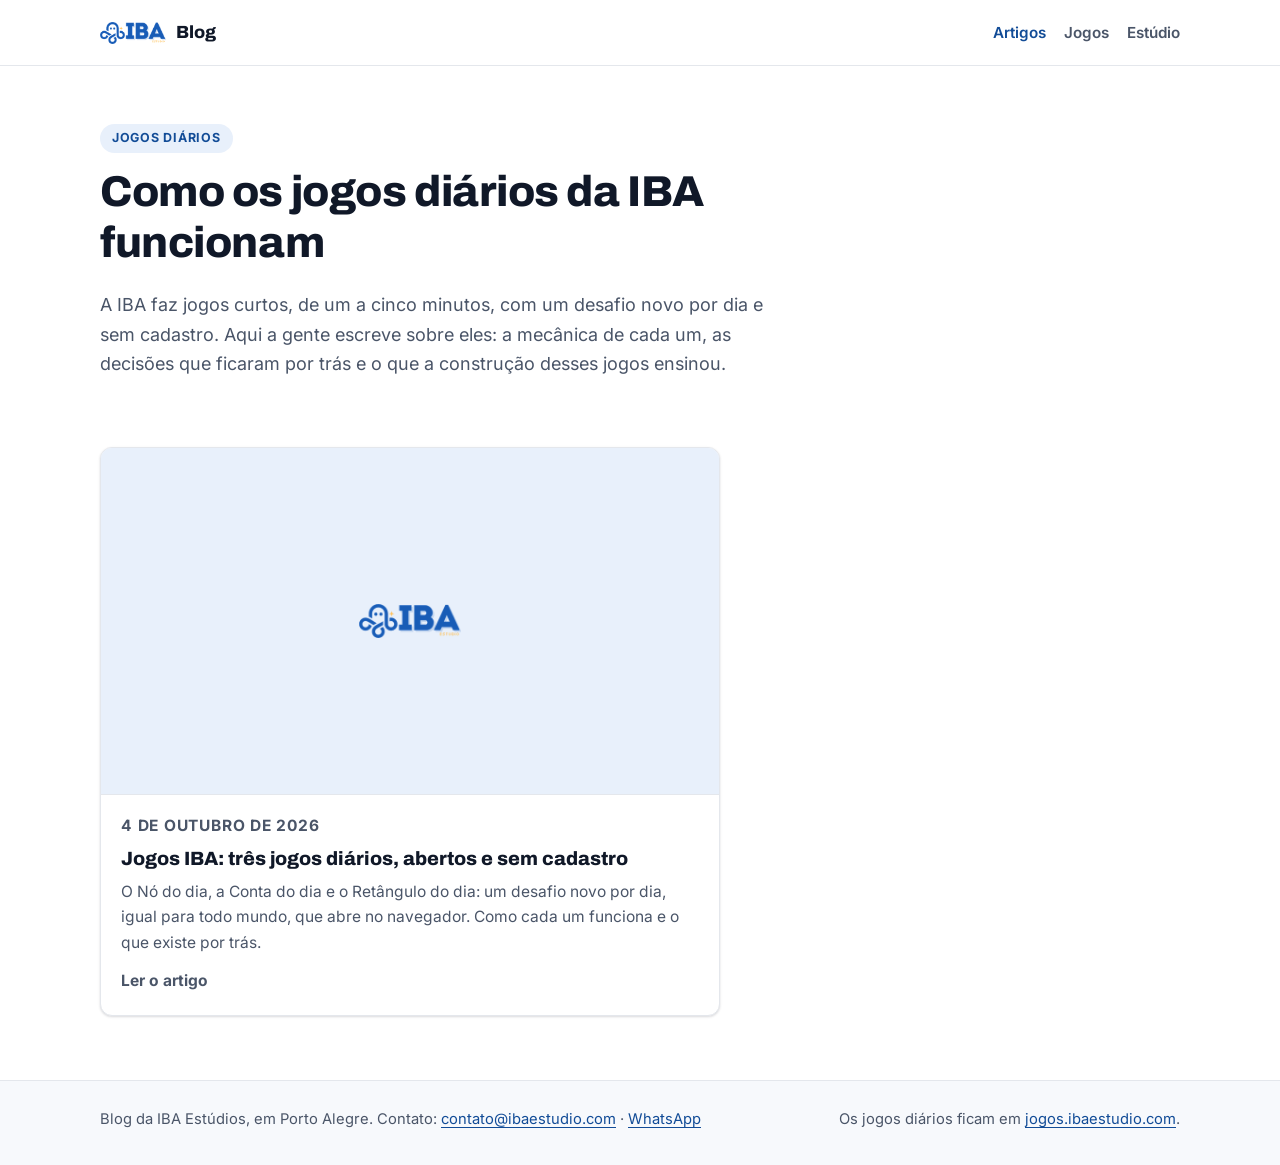
<file: index.html>
<!DOCTYPE html>
<html lang="pt-BR">
<head>
  <meta charset="utf-8" />
  <meta name="viewport" content="width=device-width, initial-scale=1" />
  <title>Blog da IBA: os jogos diários e como eles são feitos</title>
  <meta name="description" content="Artigos sobre os jogos diários da IBA: como cada um funciona, por que a conferência é por regra e o que existe por trás de um tabuleiro novo por dia." />
  <link rel="canonical" href="https://blog.ibaestudio.com/" />

  <meta name="theme-color" content="#185cb6" />
  <meta property="og:type" content="website" />
  <meta property="og:site_name" content="Blog da IBA" />
  <meta property="og:locale" content="pt_BR" />
  <meta property="og:title" content="Blog da IBA: os jogos diários e como eles são feitos" />
  <meta property="og:description" content="Artigos sobre os jogos diários da IBA: como cada um funciona, por que a conferência é por regra e o que existe por trás de um tabuleiro novo por dia." />
  <meta property="og:url" content="https://blog.ibaestudio.com/" />
  <meta name="twitter:card" content="summary_large_image" />
  <meta name="twitter:title" content="Blog da IBA: os jogos diários e como eles são feitos" />
  <meta name="twitter:description" content="Artigos sobre os jogos diários da IBA: como cada um funciona, por que a conferência é por regra e o que existe por trás de um tabuleiro novo por dia." />

  <link rel="icon" href="/favicon.ico" sizes="any" />
  <link rel="icon" type="image/png" sizes="32x32" href="/assets/img/favicon-32.png" />
  <link rel="icon" type="image/png" sizes="192x192" href="/assets/img/favicon-192.png" />
  <link rel="apple-touch-icon" sizes="180x180" href="/assets/img/apple-touch-icon.png" />

  <link rel="preload" href="/assets/fonts/archivo-latin-wght-normal.woff2" as="font" type="font/woff2" crossorigin />
  <link rel="preload" href="/assets/fonts/inter-latin-wght-normal.woff2" as="font" type="font/woff2" crossorigin />
  <link rel="stylesheet" href="/styles.css?v=20261004c" />
</head>
<body>
  <a class="skip-link" href="#conteudo">Ir para o conteúdo</a>

  <header class="header">
    <div class="container nav">
      <a class="marca" href="/">
        <img src="/assets/img/logo-iba.png" alt="IBA Estúdios" width="216" height="72" />
        <span>Blog</span>
      </a>
      <nav aria-label="Navegação principal">
        <a href="/" aria-current="page">Artigos</a>
        <a href="https://jogos.ibaestudio.com/">Jogos</a>
        <a href="https://www.ibaestudio.com/">Estúdio</a>
      </nav>
    </div>
  </header>

  <main id="conteudo">
    <div class="container">
      <section class="abertura">
        <span class="selo">Jogos diários</span>
        <h1>Como os jogos diários da IBA funcionam</h1>
        <p>
          A IBA faz jogos curtos, de um a cinco minutos, com um desafio novo por dia e sem cadastro.
          Aqui a gente escreve sobre eles: a mecânica de cada um, as decisões que ficaram por trás e
          o que a construção desses jogos ensinou.
        </p>
      </section>

      <ul class="lista">
      <li>
        <a class="cartao" href="/artigos/jogos-iba-tres-jogos-diarios.html">
        <span class="cartao-capa-marca"><img src="/assets/img/logo-iba.png" alt="IBA Estúdios" width="216" height="72" loading="lazy" /></span>
          <span class="cartao-corpo">
            <span class="cartao-data"><time datetime="2026-10-04">4 de outubro de 2026</time></span>
            <strong>Jogos IBA: três jogos diários, abertos e sem cadastro</strong>
            <span>O Nó do dia, a Conta do dia e o Retângulo do dia: um desafio novo por dia, igual para todo mundo, que abre no navegador. Como cada um funciona e o que existe por trás.</span>
            <span class="cartao-ler">Ler o artigo</span>
          </span>
        </a>
      </li>
      </ul>
    </div>
  </main>

  <footer class="footer">
    <div class="container footer-conteudo">
      <p>
        Blog da IBA Estúdios, em Porto Alegre.
        Contato: <a href="mailto:contato@ibaestudio.com">contato@ibaestudio.com</a>
        · <a href="https://wa.me/5551993307386">WhatsApp</a>
      </p>
      <p>Os jogos diários ficam em <a href="https://jogos.ibaestudio.com/">jogos.ibaestudio.com</a>.</p>
    </div>
  </footer>
</body>
</html>
</file>
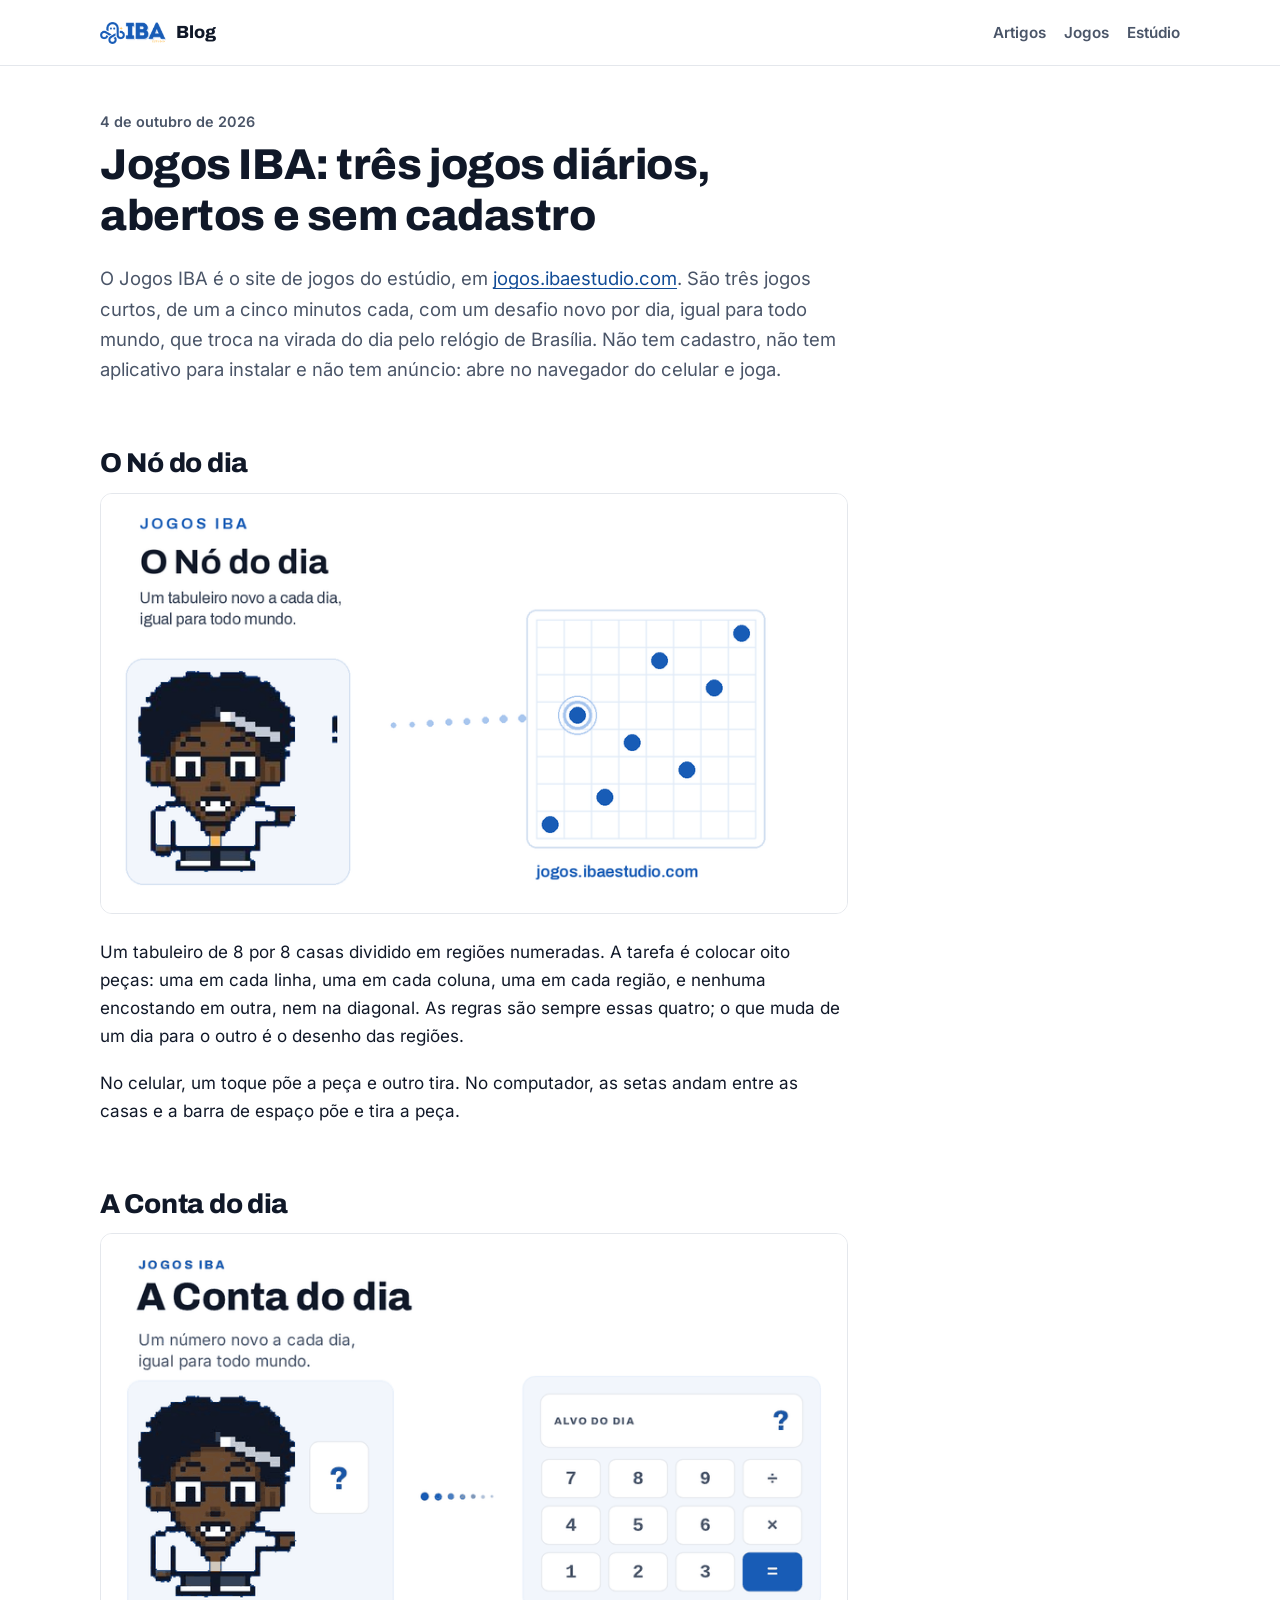
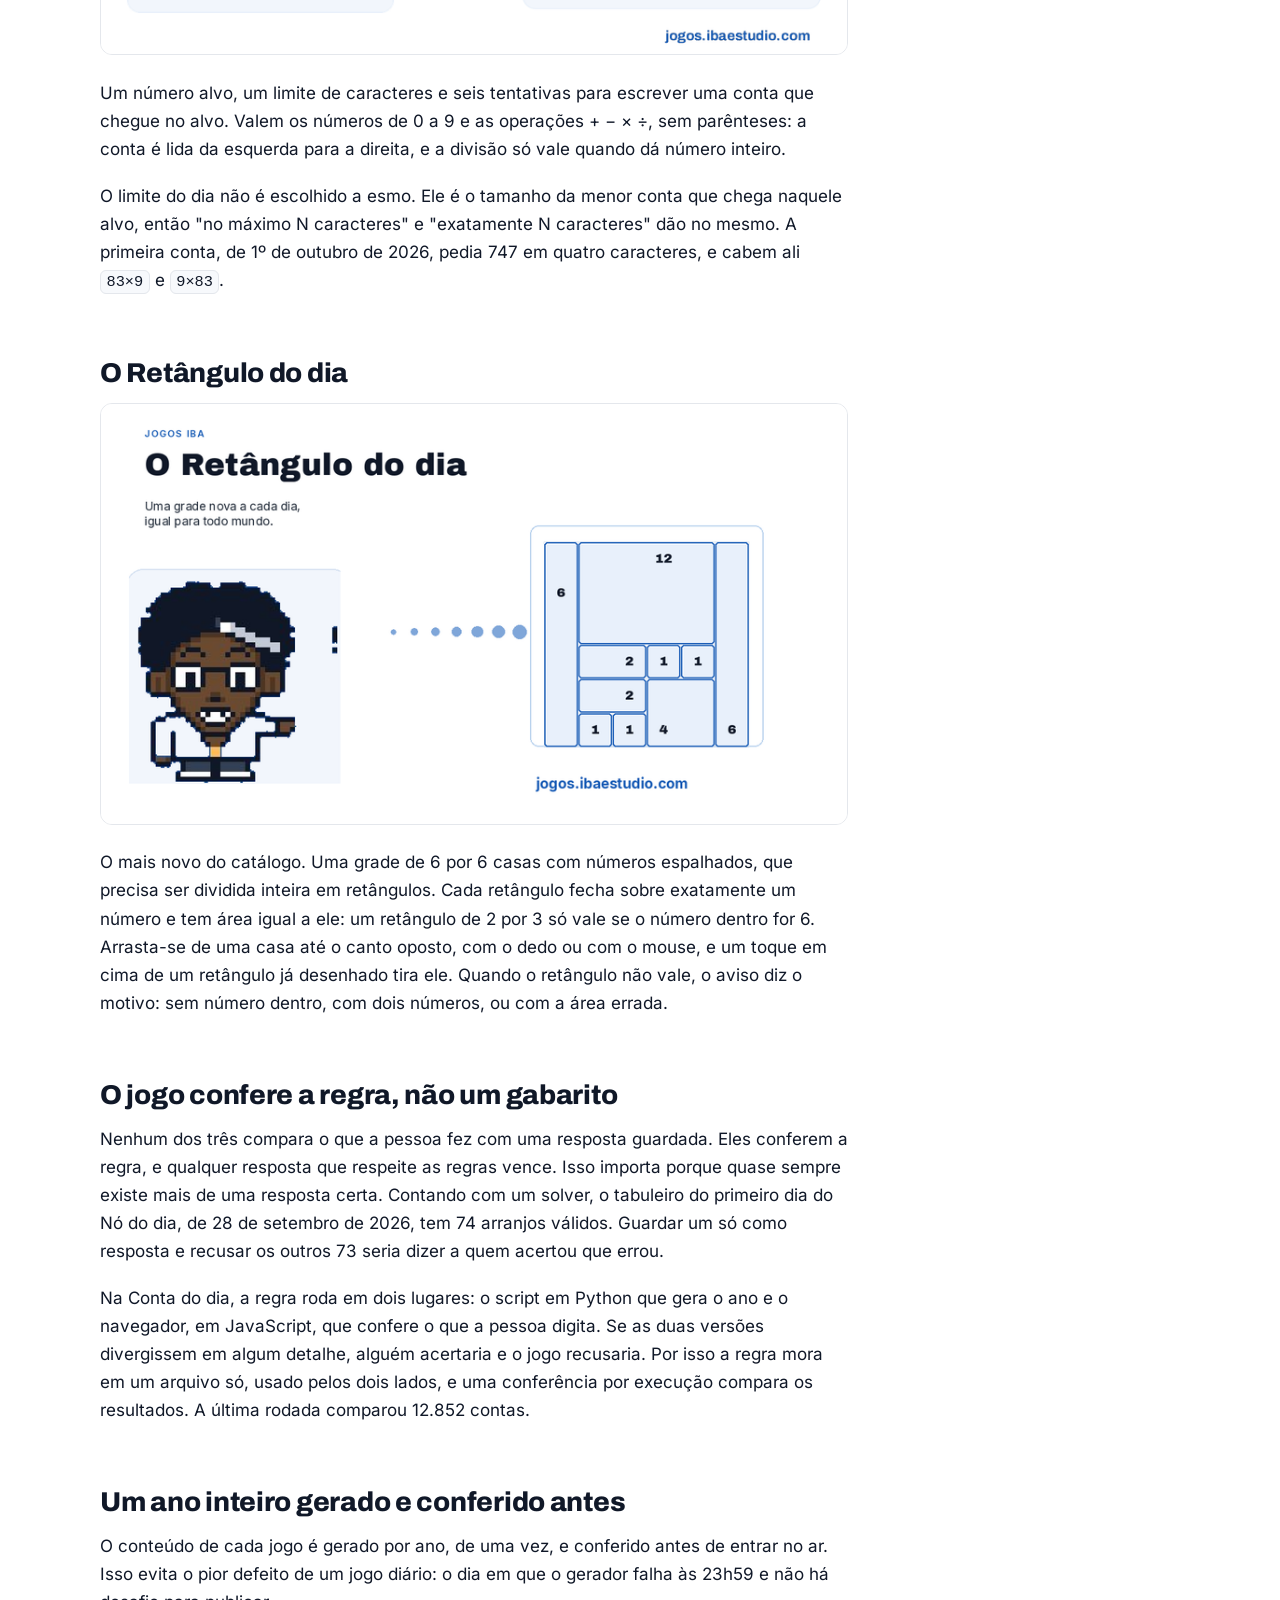
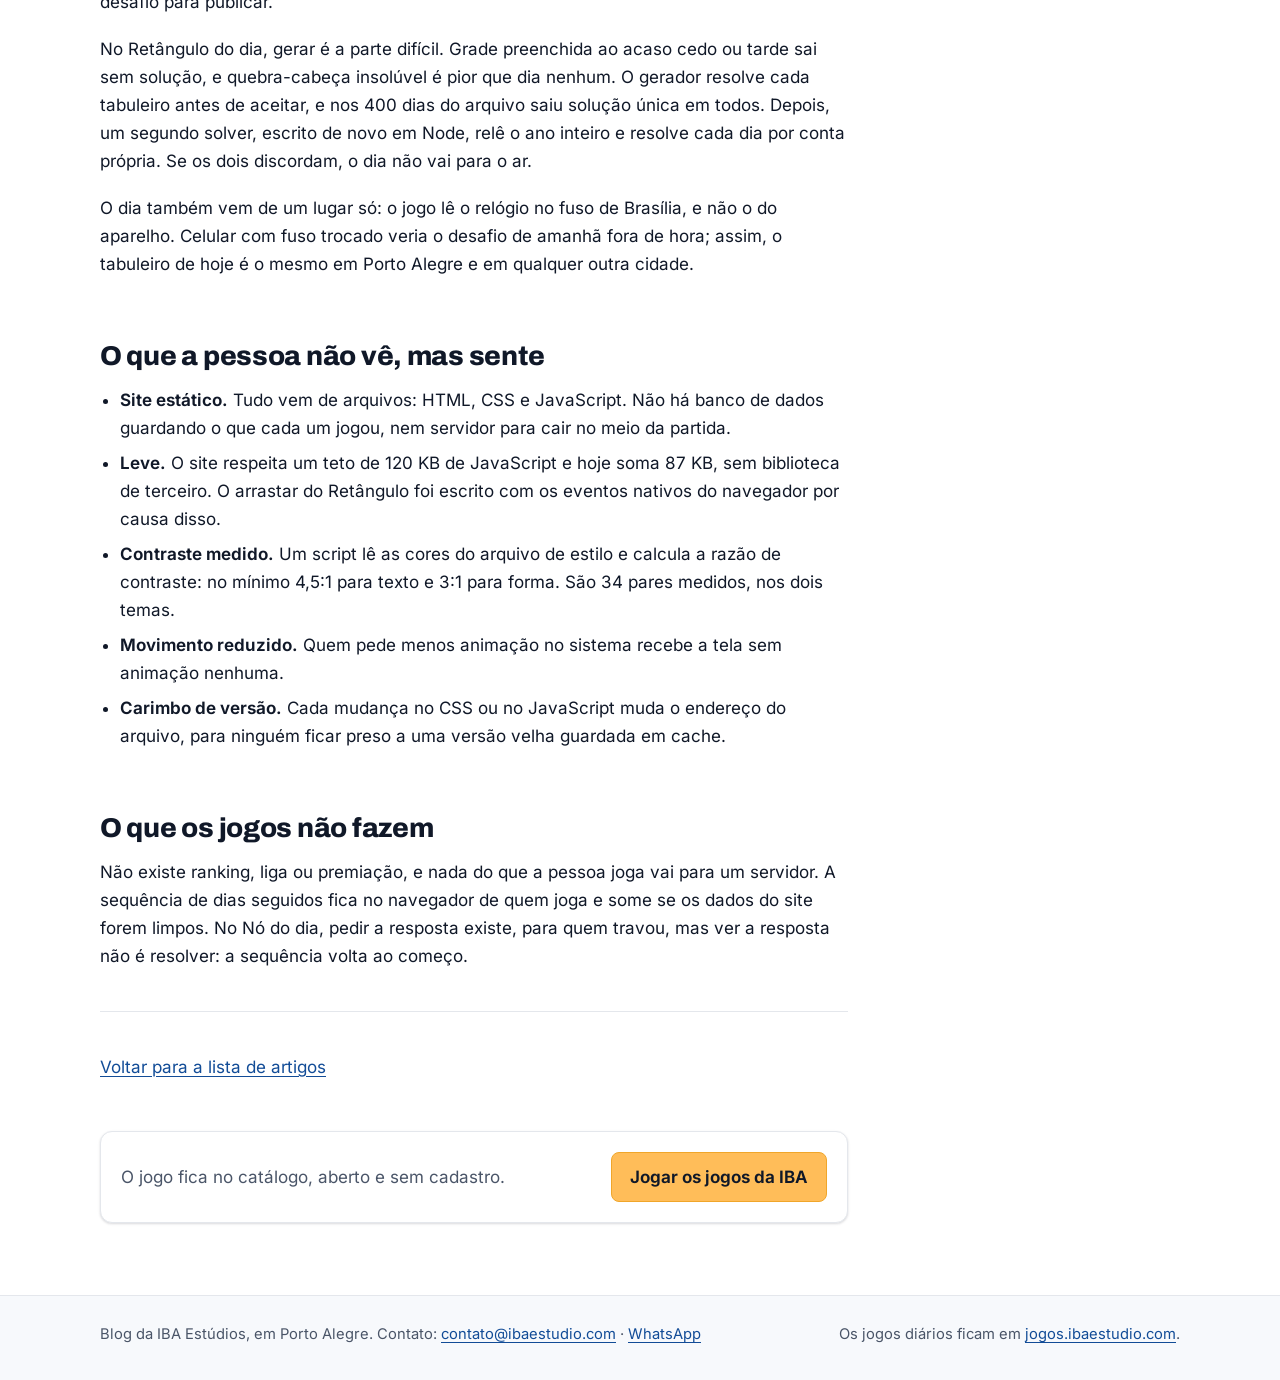
<file: artigos/jogos-iba-tres-jogos-diarios.html>
<!DOCTYPE html>
<html lang="pt-BR">
<head>
  <meta charset="utf-8" />
  <meta name="viewport" content="width=device-width, initial-scale=1" />
  <title>Jogos IBA: três jogos diários, abertos e sem cadastro</title>
  <meta name="description" content="O Nó do dia, a Conta do dia e o Retângulo do dia: um desafio novo por dia, igual para todo mundo, que abre no navegador. Como cada um funciona e o que existe por trás." />
  <link rel="canonical" href="https://blog.ibaestudio.com/artigos/jogos-iba-tres-jogos-diarios.html" />

  <meta name="theme-color" content="#185cb6" />
  <meta property="og:type" content="article" />
  <meta property="og:site_name" content="Blog da IBA" />
  <meta property="og:locale" content="pt_BR" />
  <meta property="og:title" content="Jogos IBA: três jogos diários, abertos e sem cadastro" />
  <meta property="og:description" content="O Nó do dia, a Conta do dia e o Retângulo do dia: um desafio novo por dia, igual para todo mundo, que abre no navegador. Como cada um funciona e o que existe por trás." />
  <meta property="og:url" content="https://blog.ibaestudio.com/artigos/jogos-iba-tres-jogos-diarios.html" />
  <meta property="og:image" content="https://blog.ibaestudio.com/assets/img/capa-retangulo-do-dia.png" />
  <meta name="twitter:card" content="summary_large_image" />
  <meta name="twitter:title" content="Jogos IBA: três jogos diários, abertos e sem cadastro" />
  <meta name="twitter:description" content="O Nó do dia, a Conta do dia e o Retângulo do dia: um desafio novo por dia, igual para todo mundo, que abre no navegador. Como cada um funciona e o que existe por trás." />

  <link rel="icon" href="/favicon.ico" sizes="any" />
  <link rel="icon" type="image/png" sizes="32x32" href="/assets/img/favicon-32.png" />
  <link rel="icon" type="image/png" sizes="192x192" href="/assets/img/favicon-192.png" />
  <link rel="apple-touch-icon" sizes="180x180" href="/assets/img/apple-touch-icon.png" />

  <link rel="preload" href="/assets/fonts/archivo-latin-wght-normal.woff2" as="font" type="font/woff2" crossorigin />
  <link rel="preload" href="/assets/fonts/inter-latin-wght-normal.woff2" as="font" type="font/woff2" crossorigin />
  <link rel="stylesheet" href="/styles.css?v=20261004c" />
</head>
<body>
  <a class="skip-link" href="#conteudo">Ir para o conteúdo</a>

  <header class="header">
    <div class="container nav">
      <a class="marca" href="/">
        <img src="/assets/img/logo-iba.png" alt="IBA Estúdios" width="216" height="72" />
        <span>Blog</span>
      </a>
      <nav aria-label="Navegação principal">
        <a href="/">Artigos</a>
        <a href="https://jogos.ibaestudio.com/">Jogos</a>
        <a href="https://www.ibaestudio.com/">Estúdio</a>
      </nav>
    </div>
  </header>

  <main id="conteudo" class="container artigo">
    <div class="artigo-cabeca">
      <p class="artigo-data"><time datetime="2026-10-04">4 de outubro de 2026</time></p>
      <h1>Jogos IBA: três jogos diários, abertos e sem cadastro</h1>
    </div>

    <div class="prosa">
<p>O Jogos IBA é o site de jogos do estúdio, em <a href="https://jogos.ibaestudio.com/">jogos.ibaestudio.com</a>.
São três jogos curtos, de um a cinco minutos cada, com um desafio novo por dia, igual para todo
mundo, que troca na virada do dia pelo relógio de Brasília. Não tem cadastro, não tem aplicativo
para instalar e não tem anúncio: abre no navegador do celular e joga.</p>

<h2>O Nó do dia</h2>

<figure>
  <img src="/assets/img/capa-no-do-dia-800.png" alt="Capa do jogo O Nó do dia" width="800" height="450" loading="lazy" />
</figure>

<p>Um tabuleiro de 8 por 8 casas dividido em regiões numeradas. A tarefa é colocar oito peças:
uma em cada linha, uma em cada coluna, uma em cada região, e nenhuma encostando em outra, nem na
diagonal. As regras são sempre essas quatro; o que muda de um dia para o outro é o desenho das
regiões.</p>

<p>No celular, um toque põe a peça e outro tira. No computador, as setas andam entre as casas e a
barra de espaço põe e tira a peça.</p>

<h2>A Conta do dia</h2>

<figure>
  <img src="/assets/img/capa-conta-do-dia-800.png" alt="Capa do jogo A Conta do dia" width="800" height="450" loading="lazy" />
</figure>

<p>Um número alvo, um limite de caracteres e seis tentativas para escrever uma conta que chegue
no alvo. Valem os números de 0 a 9 e as operações + − × ÷, sem parênteses: a conta é lida da
esquerda para a direita, e a divisão só vale quando dá número inteiro.</p>

<p>O limite do dia não é escolhido a esmo. Ele é o tamanho da menor conta que chega naquele alvo,
então "no máximo N caracteres" e "exatamente N caracteres" dão no mesmo. A primeira conta, de 1º
de outubro de 2026, pedia 747 em quatro caracteres, e cabem ali <code>83×9</code> e
<code>9×83</code>.</p>

<h2>O Retângulo do dia</h2>

<figure>
  <img src="/assets/img/capa-retangulo-do-dia-800.png" alt="Capa do jogo O Retângulo do dia" width="800" height="450" loading="lazy" />
</figure>

<p>O mais novo do catálogo. Uma grade de 6 por 6 casas com números espalhados, que precisa ser
dividida inteira em retângulos. Cada retângulo fecha sobre exatamente um número e tem área igual
a ele: um retângulo de 2 por 3 só vale se o número dentro for 6. Arrasta-se de uma casa até o
canto oposto, com o dedo ou com o mouse, e um toque em cima de um retângulo já desenhado tira ele.
Quando o retângulo não vale, o aviso diz o motivo: sem número dentro, com dois números, ou com a
área errada.</p>

<h2>O jogo confere a regra, não um gabarito</h2>

<p>Nenhum dos três compara o que a pessoa fez com uma resposta guardada. Eles conferem a regra, e
qualquer resposta que respeite as regras vence. Isso importa porque quase sempre existe mais de
uma resposta certa. Contando com um solver, o tabuleiro do primeiro dia do Nó do dia, de 28 de
setembro de 2026, tem 74 arranjos válidos. Guardar um só como resposta e recusar os outros 73 seria
dizer a quem acertou que errou.</p>

<p>Na Conta do dia, a regra roda em dois lugares: o script em Python que gera o ano e o navegador,
em JavaScript, que confere o que a pessoa digita. Se as duas versões divergissem em algum detalhe,
alguém acertaria e o jogo recusaria. Por isso a regra mora em um arquivo só, usado pelos dois
lados, e uma conferência por execução compara os resultados. A última rodada comparou 12.852
contas.</p>

<h2>Um ano inteiro gerado e conferido antes</h2>

<p>O conteúdo de cada jogo é gerado por ano, de uma vez, e conferido antes de entrar no ar. Isso
evita o pior defeito de um jogo diário: o dia em que o gerador falha às 23h59 e não há desafio
para publicar.</p>

<p>No Retângulo do dia, gerar é a parte difícil. Grade preenchida ao acaso cedo ou tarde sai sem
solução, e quebra-cabeça insolúvel é pior que dia nenhum. O gerador resolve cada tabuleiro antes
de aceitar, e nos 400 dias do arquivo saiu solução única em todos. Depois, um segundo solver,
escrito de novo em Node, relê o ano inteiro e resolve cada dia por conta própria. Se os dois
discordam, o dia não vai para o ar.</p>

<p>O dia também vem de um lugar só: o jogo lê o relógio no fuso de Brasília, e não o do aparelho.
Celular com fuso trocado veria o desafio de amanhã fora de hora; assim, o tabuleiro de hoje é o
mesmo em Porto Alegre e em qualquer outra cidade.</p>

<h2>O que a pessoa não vê, mas sente</h2>

<ul>
  <li><strong>Site estático.</strong> Tudo vem de arquivos: HTML, CSS e JavaScript. Não há banco de
  dados guardando o que cada um jogou, nem servidor para cair no meio da partida.</li>
  <li><strong>Leve.</strong> O site respeita um teto de 120 KB de JavaScript e hoje soma 87 KB, sem
  biblioteca de terceiro. O arrastar do Retângulo foi escrito com os eventos nativos do navegador
  por causa disso.</li>
  <li><strong>Contraste medido.</strong> Um script lê as cores do arquivo de estilo e calcula a
  razão de contraste: no mínimo 4,5:1 para texto e 3:1 para forma. São 34 pares medidos, nos dois
  temas.</li>
  <li><strong>Movimento reduzido.</strong> Quem pede menos animação no sistema recebe a tela sem
  animação nenhuma.</li>
  <li><strong>Carimbo de versão.</strong> Cada mudança no CSS ou no JavaScript muda o endereço do
  arquivo, para ninguém ficar preso a uma versão velha guardada em cache.</li>
</ul>

<h2>O que os jogos não fazem</h2>

<p>Não existe ranking, liga ou premiação, e nada do que a pessoa joga vai para um servidor. A
sequência de dias seguidos fica no navegador de quem joga e some se os dados do site forem
limpos. No Nó do dia, pedir a resposta existe, para quem travou, mas ver a resposta não é
resolver: a sequência volta ao começo.</p>
      <hr />
      <p><a href="/">Voltar para a lista de artigos</a></p>
    </div>

      <div class="jogar">
        <p>O jogo fica no catálogo, aberto e sem cadastro.</p>
        <a class="btn btn-acao" href="https://jogos.ibaestudio.com/">Jogar os jogos da IBA</a>
      </div>
  </main>

  <footer class="footer">
    <div class="container footer-conteudo">
      <p>
        Blog da IBA Estúdios, em Porto Alegre.
        Contato: <a href="mailto:contato@ibaestudio.com">contato@ibaestudio.com</a>
        · <a href="https://wa.me/5551993307386">WhatsApp</a>
      </p>
      <p>Os jogos diários ficam em <a href="https://jogos.ibaestudio.com/">jogos.ibaestudio.com</a>.</p>
    </div>
  </footer>
</body>
</html>
</file>
<file: styles.css>
/* ==========================================================================
   Blog da IBA: folha de estilo única do blog.
   Mesma pele dos jogos: fundo branco, superfície clara, borda fina de 1px, sombra
   discreta, azul de marca e laranja só em botão. Archivo nos títulos, Inter no corpo.
   Sem JS, sem fonte de terceiro, sem emoji.
   ========================================================================== */

@font-face {
  font-family: 'Archivo';
  font-style: normal;
  font-weight: 100 900;
  font-display: swap;
  src: url('assets/fonts/archivo-latin-wght-normal.woff2') format('woff2');
}

@font-face {
  font-family: 'Inter';
  font-style: normal;
  font-weight: 100 900;
  font-display: swap;
  src: url('assets/fonts/inter-latin-wght-normal.woff2') format('woff2');
}

:root {
  --color-surface-page: #ffffff;
  --color-surface: #f7f9fc;
  --color-surface-alt: #eef2f8;

  --color-ink: #101828;
  --color-ink-muted: #4a5568;
  --color-ink-soft: #5b6472;

  --color-brand: #185cb6;
  --color-brand-dark: #124c97;
  --color-brand-soft: #f2f6fc;
  --color-brand-soft-alt: #e8f0fb;

  --color-accent: #ffbd59;
  --color-accent-dark: #f0a62a;

  --color-border: #e4e7ec;
  --color-border-strong: #7c8798;
  --shadow-soft: 0 1px 2px rgba(16, 24, 40, 0.06), 0 1px 3px rgba(16, 24, 40, 0.1);

  --radius-sm: 6px;
  --radius-md: 8px;
  --radius-lg: 12px;

  --medida: 68ch;
}

*,
*::before,
*::after {
  box-sizing: border-box;
}

html {
  scroll-behavior: smooth;
}

@media (prefers-reduced-motion: reduce) {
  html { scroll-behavior: auto; }
  * { animation: none !important; transition: none !important; }
}

body {
  margin: 0;
  background: var(--color-surface-page);
  color: var(--color-ink);
  font-family: 'Inter', system-ui, -apple-system, 'Segoe UI', sans-serif;
  font-size: 1.0625rem;
  line-height: 1.65;
  -webkit-font-smoothing: antialiased;
}

h1, h2, h3 {
  font-family: 'Archivo', 'Inter', system-ui, sans-serif;
  font-weight: 800;
  line-height: 1.18;
  letter-spacing: -0.01em;
  color: var(--color-ink);
  margin: 0 0 0.5em;
}

h1 { font-size: clamp(1.9rem, 1.2rem + 2.6vw, 2.7rem); }
h2 { font-size: clamp(1.35rem, 1.1rem + 1vw, 1.7rem); margin-top: 2em; }
h3 { font-size: 1.15rem; margin-top: 1.6em; }

p { margin: 0 0 1.1em; }

a { color: var(--color-brand-dark); text-decoration-thickness: 1px; text-underline-offset: 3px; }
a:hover { color: var(--color-brand); }

strong { font-weight: 650; }

code {
  font-family: ui-monospace, SFMono-Regular, 'SF Mono', Menlo, Consolas, monospace;
  font-size: 0.9em;
  padding: 0.12em 0.36em;
  border: 1px solid var(--color-border);
  border-radius: var(--radius-sm);
  background: var(--color-surface);
}

.skip-link {
  position: absolute;
  left: -9999px;
  top: 0;
  padding: 10px 16px;
  background: var(--color-brand);
  color: #fff;
  z-index: 10;
}

.skip-link:focus { left: 8px; top: 8px; }

.container {
  width: min(100% - 40px, 1080px);
  margin-inline: auto;
}

/* ---------- cabeçalho ---------- */
.header {
  border-bottom: 1px solid var(--color-border);
  background: var(--color-surface-page);
}

.nav {
  display: flex;
  flex-wrap: wrap;
  align-items: center;
  justify-content: space-between;
  gap: 12px;
  padding: 18px 0;
}

.marca {
  display: flex;
  align-items: center;
  gap: 10px;
  font-family: 'Archivo', 'Inter', sans-serif;
  font-weight: 800;
  font-size: 1.1rem;
  color: var(--color-ink);
  text-decoration: none;
}

.marca img { height: 22px; width: auto; }

.nav nav {
  display: flex;
  flex-wrap: wrap;
  gap: 18px;
  font-size: 0.95rem;
}

.nav nav a {
  color: var(--color-ink-muted);
  text-decoration: none;
  font-weight: 600;
}

.nav nav a:hover,
.nav nav a[aria-current='page'] { color: var(--color-brand-dark); }

/* ---------- abertura ---------- */
.abertura {
  padding: 56px 0 8px;
  max-width: 62ch;
}

.abertura .selo {
  display: inline-block;
  margin-bottom: 14px;
  padding: 4px 12px;
  border-radius: 999px;
  background: var(--color-brand-soft-alt);
  color: var(--color-brand-dark);
  font-size: 0.78rem;
  font-weight: 700;
  letter-spacing: 0.06em;
  text-transform: uppercase;
}

.abertura p { color: var(--color-ink-muted); font-size: 1.12rem; }

/* ---------- lista de artigos ---------- */
.lista {
  display: grid;
  grid-template-columns: repeat(2, minmax(0, 1fr));
  gap: 22px;
  margin: 40px 0 0;
  padding: 0;
  list-style: none;
}

.lista li { display: flex; }

/* Um artigo só: o cartão não fica perdido na metade de uma grade de duas colunas. */
.lista:has(> li:only-child) { grid-template-columns: minmax(0, 620px); }

.cartao {
  display: flex;
  flex-direction: column;
  overflow: hidden;
  border: 1px solid var(--color-border);
  border-radius: var(--radius-lg);
  background: var(--color-surface-page);
  box-shadow: var(--shadow-soft);
  color: inherit;
  text-decoration: none;
  transition: border-color 160ms ease, box-shadow 160ms ease;
}

.cartao:hover { border-color: var(--color-border-strong); box-shadow: 0 4px 10px rgba(16, 24, 40, 0.08); }
.cartao:focus-visible { outline: 3px solid var(--color-brand); outline-offset: 2px; }

.cartao img { display: block; width: 100%; height: auto; border-bottom: 1px solid var(--color-border); }

/* Cartão sem capa de jogo: bloco da mesma proporção dos outros, com a marca no lugar da arte. */
.cartao-capa-marca {
  display: flex;
  align-items: center;
  justify-content: center;
  aspect-ratio: 16 / 9;
  border-bottom: 1px solid var(--color-border);
  background: var(--color-brand-soft-alt);
}

.cartao-capa-marca img {
  width: auto;
  height: 34px;
  border: 0;
}

.cartao-corpo { display: flex; flex-direction: column; gap: 8px; padding: 18px 20px 22px; flex: 1; }

.cartao-data {
  font-size: 0.8rem;
  font-weight: 700;
  letter-spacing: 0.05em;
  text-transform: uppercase;
  color: var(--color-ink-muted);
}

.cartao-corpo strong { font-family: 'Archivo', 'Inter', sans-serif; font-size: 1.2rem; font-weight: 800; line-height: 1.25; }

.cartao-corpo span { color: var(--color-ink-muted); font-size: 0.97rem; }

.cartao-ler {
  margin-top: auto;
  padding-top: 4px;
  font-weight: 700;
  font-size: 0.95rem;
  color: var(--color-brand-dark);
}

/* ---------- artigo ---------- */
.artigo { padding: 44px 0 8px; }

.artigo-cabeca { max-width: var(--medida); }

.artigo-data {
  color: var(--color-ink-muted);
  font-size: 0.9rem;
  font-weight: 600;
  margin-bottom: 6px;
}

.prosa { max-width: var(--medida); padding-bottom: 24px; }

.prosa > p:first-of-type { font-size: 1.15rem; color: var(--color-ink-muted); }

.prosa h2 { padding-top: 8px; }

.prosa ul,
.prosa ol { padding-left: 1.25rem; margin: 0 0 1.2em; }

.prosa li { margin-bottom: 0.4em; }

.prosa blockquote {
  margin: 1.6em 0;
  padding: 4px 0 4px 18px;
  border-left: 3px solid var(--color-brand);
  color: var(--color-ink-muted);
  font-size: 1.05rem;
}

.prosa figure { margin: 0 0 1.4em; }

.prosa figure img {
  display: block;
  width: 100%;
  height: auto;
  border: 1px solid var(--color-border);
  border-radius: var(--radius-lg);
}

.prosa hr { border: 0; border-top: 1px solid var(--color-border); margin: 2.4em 0; }

/* caixa de exemplo: mostra o tabuleiro ou a conta em texto, sem imagem */
.exemplo {
  margin: 1.6em 0;
  padding: 16px 18px;
  border: 1px solid var(--color-border);
  border-radius: var(--radius-lg);
  background: var(--color-surface);
  font-family: ui-monospace, SFMono-Regular, 'SF Mono', Menlo, Consolas, monospace;
  font-size: 0.95rem;
  line-height: 1.7;
  color: var(--color-ink);
  overflow-x: auto;
}

.exemplo-rotulo {
  display: block;
  margin-bottom: 8px;
  font-family: 'Inter', sans-serif;
  font-size: 0.75rem;
  font-weight: 700;
  letter-spacing: 0.06em;
  text-transform: uppercase;
  color: var(--color-ink-muted);
}

/* ---------- chamada para o jogo ---------- */
.jogar {
  margin: 8px 0 0;
  padding: 20px;
  border: 1px solid var(--color-border);
  border-radius: var(--radius-lg);
  background: var(--color-surface-page);
  box-shadow: var(--shadow-soft);
  display: flex;
  flex-wrap: wrap;
  align-items: center;
  justify-content: space-between;
  gap: 14px;
  max-width: var(--medida);
}

.jogar p { margin: 0; color: var(--color-ink-muted); }

.btn {
  display: inline-flex;
  align-items: center;
  min-height: 44px;
  padding: 10px 18px;
  border: 1px solid var(--color-brand);
  border-radius: var(--radius-md);
  background: var(--color-brand);
  color: #ffffff;
  font-weight: 650;
  text-decoration: none;
  touch-action: manipulation;
}

.btn:hover { background: var(--color-brand-dark); color: #ffffff; }
.btn:focus-visible { outline: 3px solid var(--color-brand-dark); outline-offset: 2px; }

.btn-acao {
  background: var(--color-accent);
  border-color: var(--color-accent-dark);
  color: #101828;
}

.btn-acao:hover { background: var(--color-accent-dark); color: #101828; }

/* ---------- rodapé ---------- */
.footer {
  margin-top: 64px;
  border-top: 1px solid var(--color-border);
  background: var(--color-surface);
}

.footer-conteudo {
  display: flex;
  flex-wrap: wrap;
  align-items: center;
  justify-content: space-between;
  gap: 16px;
  padding: 26px 0 34px;
  font-size: 0.92rem;
  color: var(--color-ink-muted);
}

.footer-conteudo p { margin: 0; }

.footer-logo { height: 18px; width: auto; display: block; opacity: 0.9; }

@media (max-width: 760px) {
  .lista { grid-template-columns: minmax(0, 1fr); }
  .abertura { padding-top: 36px; }
  .jogar { align-items: flex-start; }
}
</file>
